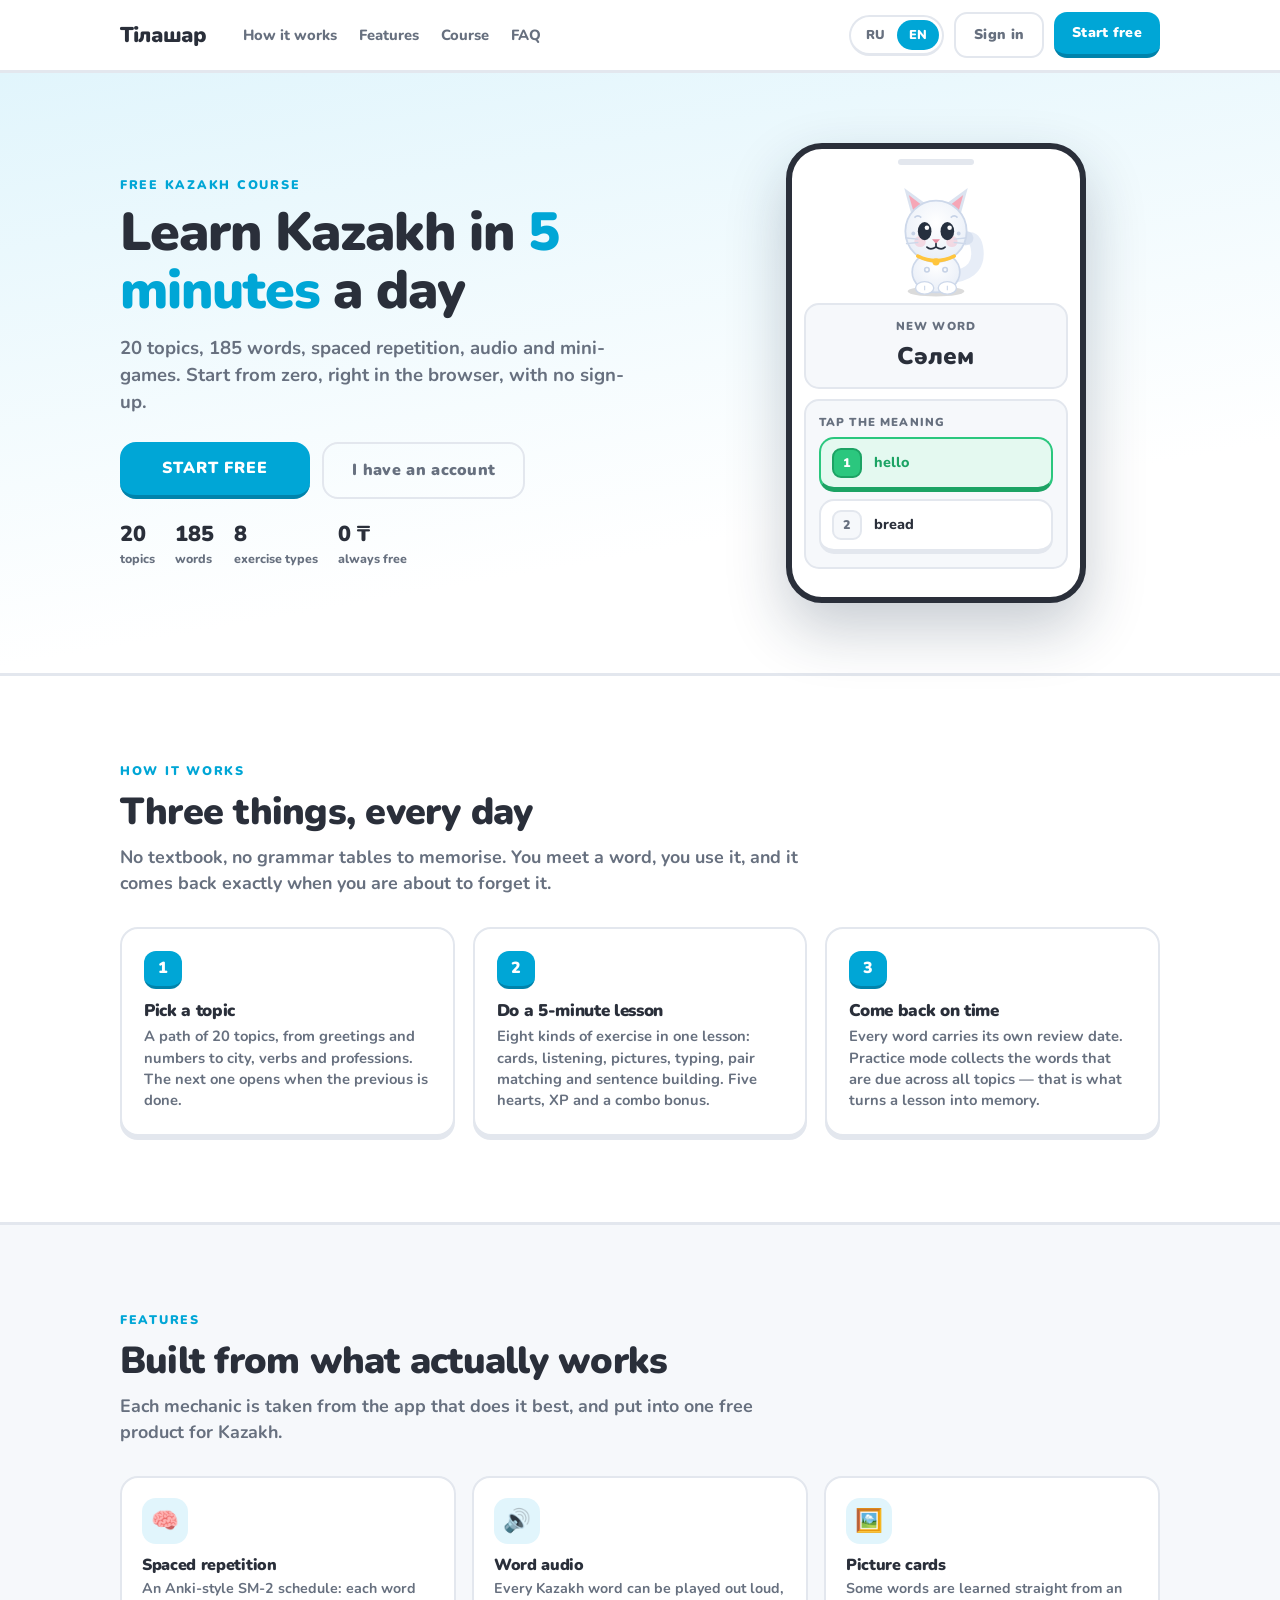
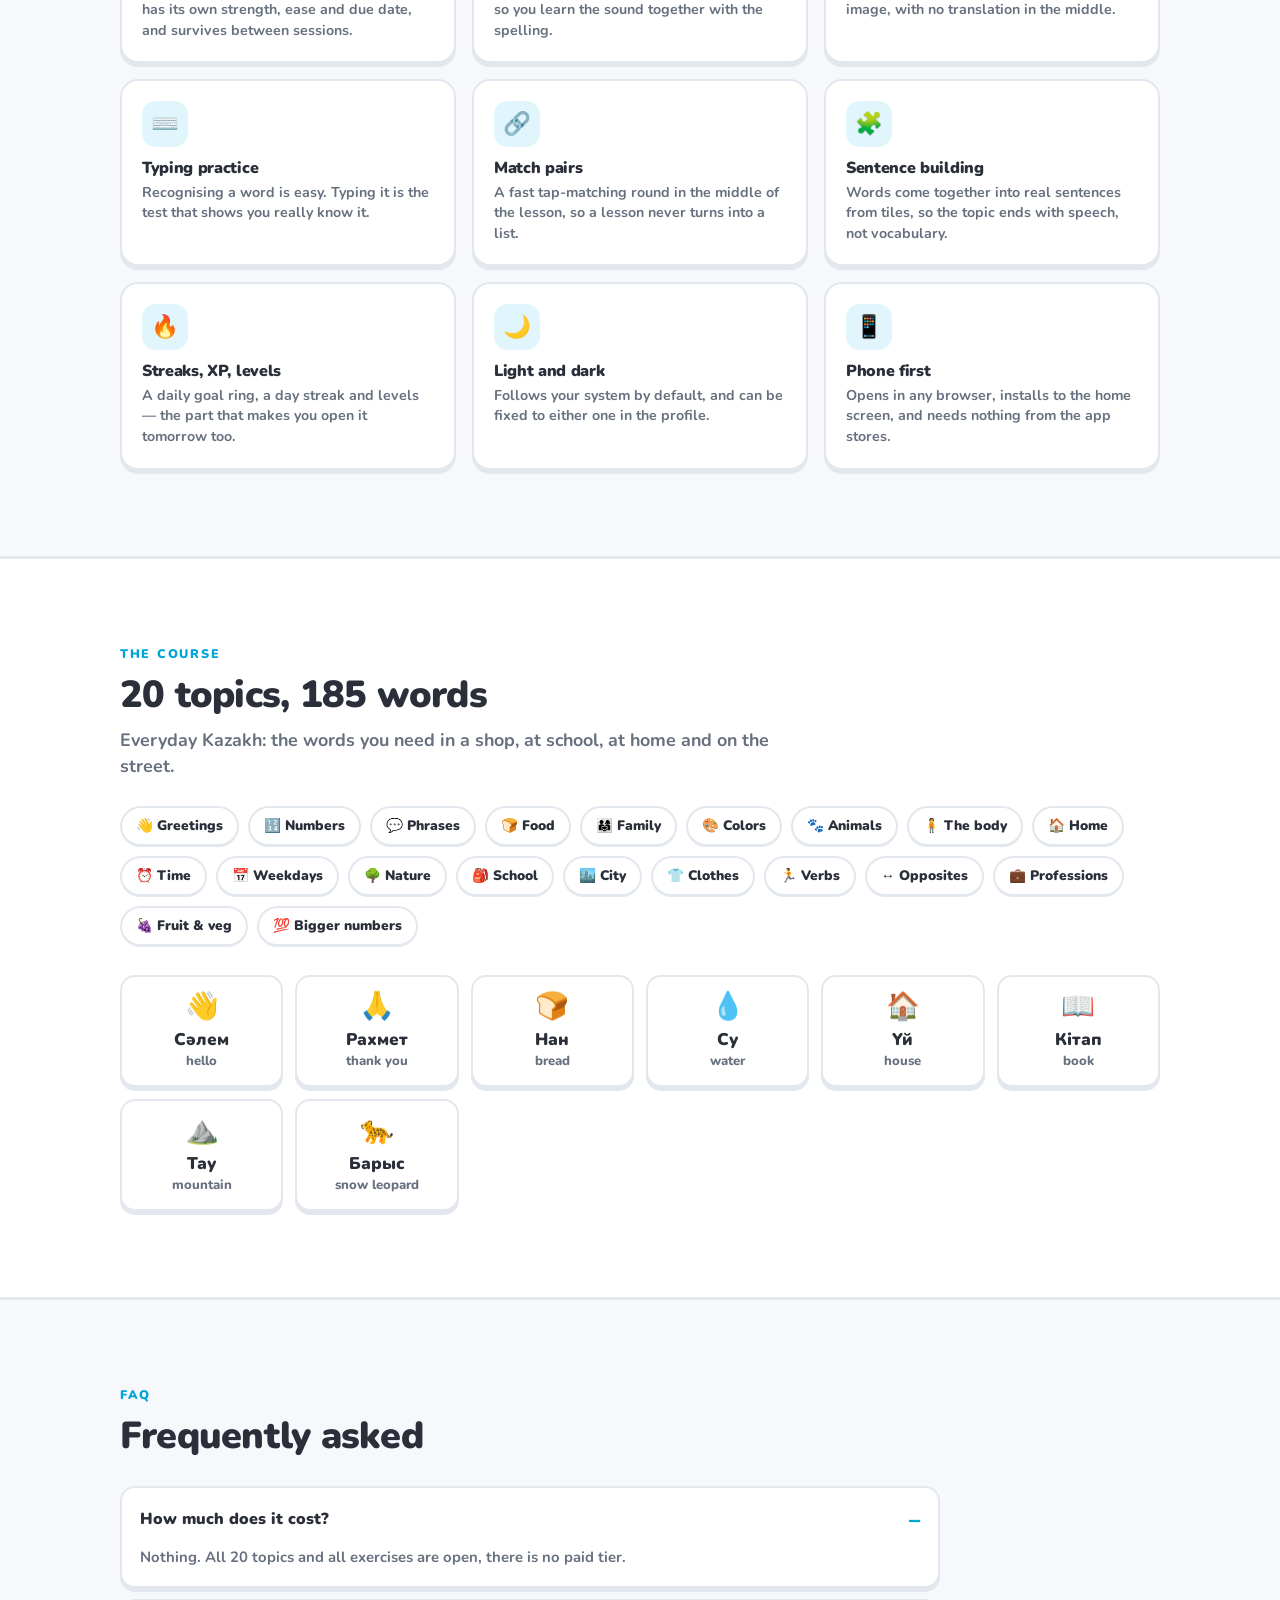
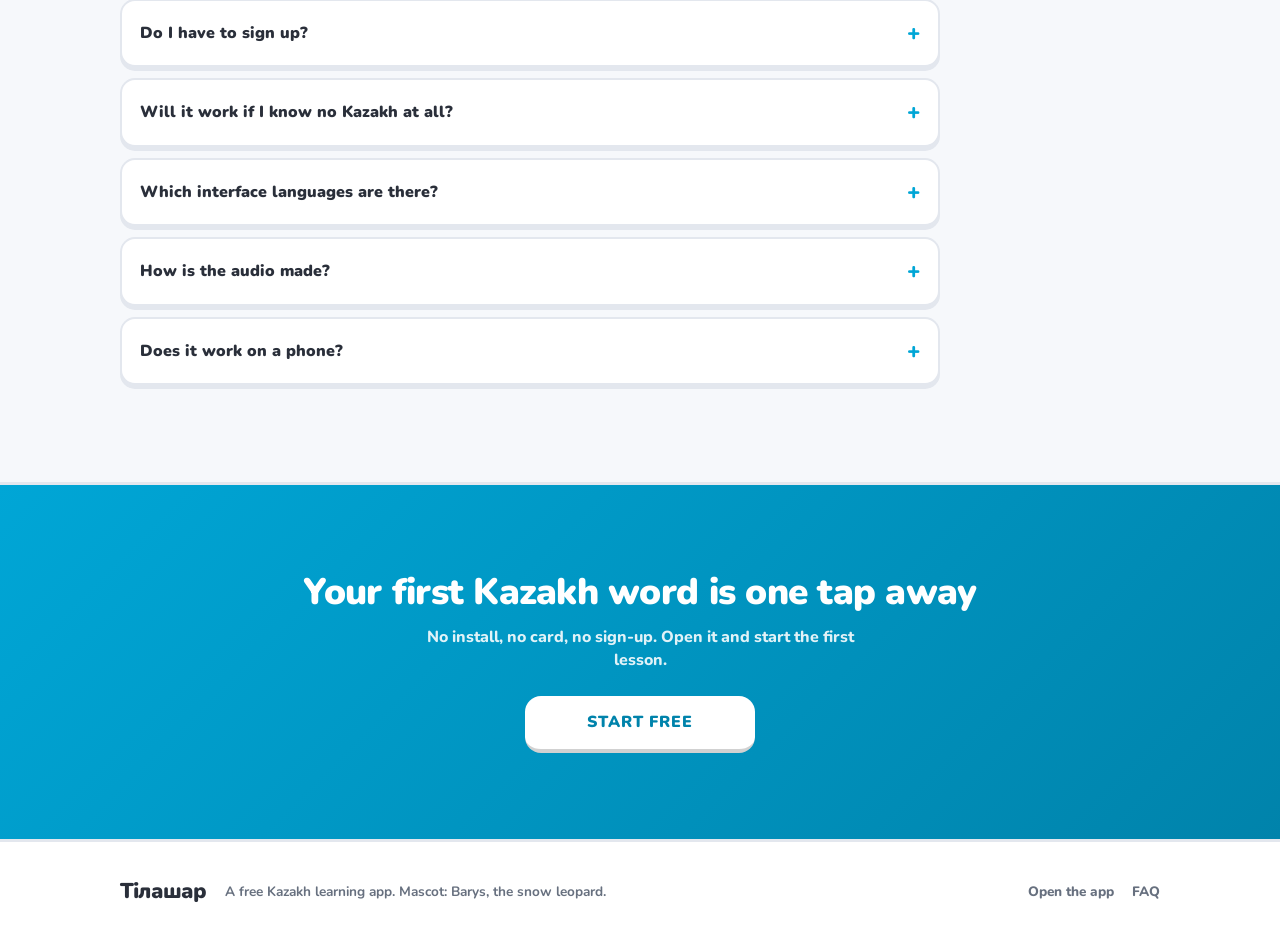
<file: index.html>
<!doctype html>
<html lang="ru">
<head>
<meta charset="utf-8" />
<meta name="viewport" content="width=device-width, initial-scale=1, viewport-fit=cover" />

<title>Тілашар — учить казахский язык онлайн бесплатно</title>
<meta name="description" content="Тілашар — бесплатное приложение для изучения казахского языка: 20 тем, 185 слов, интервальное повторение, озвучка и мини-игры. Уроки по 5 минут, с нуля, без регистрации." />
<link rel="canonical" href="https://tilashar-virid.vercel.app/" />
<meta name="robots" content="index, follow, max-image-preview:large" />
<link rel="alternate" hreflang="ru" href="https://tilashar-virid.vercel.app/" />
<link rel="alternate" hreflang="kk" href="https://tilashar-virid.vercel.app/" />
<link rel="alternate" hreflang="x-default" href="https://tilashar-virid.vercel.app/" />

<!-- ▼▼ GOOGLE SEARCH CONSOLE ▼▼ ------------------------------------------
     Ramazan asked for this. Two steps, and only the first needs a human:
     1) search.google.com/search-console → Add property → URL prefix →
        https://tilashar-virid.vercel.app → "HTML tag" → copy the content value.
     2) Paste it below, uncomment the line, redeploy, press Verify.
        Then submit https://tilashar-virid.vercel.app/sitemap.xml under Sitemaps.
<meta name="google-site-verification" content="PASTE_TOKEN_HERE" />
------------------------------------------------------------------------ -->

<meta property="og:type" content="website" />
<meta property="og:site_name" content="Тілашар" />
<meta property="og:locale" content="ru_RU" />
<meta property="og:title" content="Тілашар — учить казахский язык онлайн бесплатно" />
<meta property="og:description" content="20 тем, 185 слов, интервальное повторение, озвучка и мини-игры. Уроки по 5 минут, с нуля, бесплатно." />
<meta property="og:url" content="https://tilashar-virid.vercel.app/" />
<meta property="og:image" content="https://tilashar-virid.vercel.app/og.png" />
<meta property="og:image:width" content="1200" />
<meta property="og:image:height" content="630" />
<meta name="twitter:card" content="summary_large_image" />
<meta name="twitter:title" content="Тілашар — учить казахский язык онлайн бесплатно" />
<meta name="twitter:description" content="20 тем, 185 слов, интервальное повторение, озвучка и мини-игры. Бесплатно." />
<meta name="twitter:image" content="https://tilashar-virid.vercel.app/og.png" />

<link rel="icon" href="favicon.svg" type="image/svg+xml" />
<link rel="apple-touch-icon" href="favicon.svg" />
<link rel="manifest" href="manifest.webmanifest" />
<meta name="theme-color" content="#00A6D6" />

<link rel="preconnect" href="https://fonts.googleapis.com">
<link rel="preconnect" href="https://fonts.gstatic.com" crossorigin>
<link href="https://fonts.googleapis.com/css2?family=Nunito:wght@400;600;700;800;900&display=swap" rel="stylesheet">
<link rel="stylesheet" href="assets/ui.css">
<link rel="stylesheet" href="assets/landing.css">

<script type="application/ld+json">
{"@context":"https://schema.org","@type":"WebApplication",
 "name":"Тілашар","alternateName":"Tilashar",
 "url":"https://tilashar-virid.vercel.app/",
 "applicationCategory":"EducationalApplication",
 "operatingSystem":"Web browser",
 "inLanguage":["ru","en"],
 "teaches":"Kazakh language",
 "description":"Бесплатное приложение для изучения казахского языка: 20 тем, 185 слов, интервальное повторение, озвучка и мини-игры.",
 "offers":{"@type":"Offer","price":"0","priceCurrency":"KZT"}}
</script>
<script type="application/ld+json">
{"@context":"https://schema.org","@type":"FAQPage","mainEntity":[
 {"@type":"Question","name":"Сколько стоит Тілашар?","acceptedAnswer":{"@type":"Answer","text":"Приложение бесплатное. Все 20 тем и все упражнения открыты, платных разделов нет."}},
 {"@type":"Question","name":"Нужно ли регистрироваться?","acceptedAnswer":{"@type":"Answer","text":"Нет. Можно начать как гость. Аккаунт нужен только чтобы прогресс не потерялся — регистрация занимает меньше минуты."}},
 {"@type":"Question","name":"Подойдёт ли, если я совсем не знаю казахского?","acceptedAnswer":{"@type":"Answer","text":"Да. Курс начинается с приветствий и чисел, каждое новое слово сначала показывается с картинкой и озвучкой, и только потом спрашивается."}},
 {"@type":"Question","name":"На каком языке интерфейс?","acceptedAnswer":{"@type":"Answer","text":"Русский и английский — переключается одной кнопкой. Казахский при этом остаётся языком, который вы учите."}},
 {"@type":"Question","name":"Сколько времени нужно в день?","acceptedAnswer":{"@type":"Answer","text":"Один урок занимает около пяти минут. Цель дня — 40 XP, это один-два урока."}},
 {"@type":"Question","name":"Работает ли на телефоне?","acceptedAnswer":{"@type":"Answer","text":"Да. Сайт сделан под телефон в первую очередь и открывается в любом браузере, ставить ничего не нужно."}}]}
</script>
</head>

<body>

<!-- ══ NAV ═══════════════════════════════════════════════════════ -->
<header class="nav">
  <div class="nav__in">
    <a class="logo" href="/">Тілашар</a>
    <nav class="nav__links">
      <a href="#how" data-en="How it works">Как это работает</a>
      <a href="#features" data-en="Features">Возможности</a>
      <a href="#course" data-en="Course">Курс</a>
      <a href="#faq" data-en="FAQ">Вопросы</a>
    </nav>
    <div class="nav__grow"></div>
    <div class="nav__cta">
      <div class="langtog" id="lt"><button type="button" data-l="ru">RU</button><button type="button" data-l="en">EN</button></div>
      <a class="btn btn--ghost btn--sm" href="app.html" data-en="Sign in">Войти</a>
      <a class="btn btn--sm" href="app.html" data-en="Start free">Начать</a>
    </div>
  </div>
</header>

<!-- ══ HERO ══════════════════════════════════════════════════════ -->
<section class="hero">
  <div class="wrap hero__grid">
    <div>
      <p class="eyebrow" data-en="Free Kazakh course">Бесплатный курс казахского</p>
      <h1 data-en="Learn Kazakh in <em>5 minutes</em> a day">Учи казахский <em>по 5 минут</em> в день</h1>
      <p class="hero__lede" data-en="20 topics, 185 words, spaced repetition, audio and mini-games. Start from zero, right in the browser, with no sign-up.">20 тем, 185 слов, интервальное повторение, озвучка и мини-игры. С нуля, прямо в браузере, без регистрации.</p>
      <div class="hero__cta">
        <a class="btn btn--upper" href="app.html" data-en="Start free">Начать бесплатно</a>
        <a class="btn btn--ghost" href="app.html" data-en="I have an account">У меня есть аккаунт</a>
      </div>
      <div class="hero__trust">
        <div class="trust"><b>20</b><span data-en="topics">тем</span></div>
        <div class="trust"><b>185</b><span data-en="words">слов</span></div>
        <div class="trust"><b>8</b><span data-en="exercise types">типов упражнений</span></div>
        <div class="trust"><b>0 ₸</b><span data-en="always free">всегда бесплатно</span></div>
      </div>
    </div>
    <div class="phone" aria-hidden="true">
      <div class="phone__mascot a-float" id="heroMascot"></div>
      <div class="phone__q"><span data-en="New word">Новое слово</span><b>Сәлем</b></div>
      <div class="phone__q" style="text-align:left"><span data-en="Tap the meaning">Выбери перевод</span>
        <div style="display:flex;flex-direction:column;gap:7px;margin-top:6px">
          <div class="answer is-right" style="min-height:44px;padding:9px 11px;font-size:.9rem">
            <span class="answer__badge">1</span><span class="answer__text" data-en="hello">привет</span></div>
          <div class="answer" style="min-height:44px;padding:9px 11px;font-size:.9rem">
            <span class="answer__badge">2</span><span class="answer__text" data-en="bread">хлеб</span></div>
        </div>
      </div>
    </div>
  </div>
</section>

<!-- ══ HOW ═══════════════════════════════════════════════════════ -->
<section id="how">
  <div class="wrap">
    <p class="eyebrow" data-en="How it works">Как это работает</p>
    <h2 class="h2" data-en="Three things, every day">Три вещи, каждый день</h2>
    <p class="lede" data-en="No textbook, no grammar tables to memorise. You meet a word, you use it, and it comes back exactly when you are about to forget it.">Никакого учебника и таблиц, которые надо зубрить. Слово показывается, сразу используется и возвращается ровно тогда, когда вы почти его забыли.</p>
    <div class="steps">
      <div class="step">
        <div class="step__n">1</div>
        <h3 data-en="Pick a topic">Выбирайте тему</h3>
        <p data-en="A path of 20 topics, from greetings and numbers to city, verbs and professions. The next one opens when the previous is done.">Путь из 20 тем: от приветствий и чисел до города, глаголов и профессий. Следующая открывается, когда закрыта предыдущая.</p>
      </div>
      <div class="step">
        <div class="step__n">2</div>
        <h3 data-en="Do a 5-minute lesson">Проходите урок за 5 минут</h3>
        <p data-en="Eight kinds of exercise in one lesson: cards, listening, pictures, typing, pair matching and sentence building. Five hearts, XP and a combo bonus.">Восемь видов упражнений в одном уроке: карточки, аудирование, картинки, ввод, пары и сборка предложений. Пять жизней, XP и бонус за серию.</p>
      </div>
      <div class="step">
        <div class="step__n">3</div>
        <h3 data-en="Come back on time">Возвращайтесь вовремя</h3>
        <p data-en="Every word carries its own review date. Practice mode collects the words that are due across all topics — that is what turns a lesson into memory.">У каждого слова свой срок повтора. Режим «Повторение» собирает слова со всех тем — именно это превращает урок в память.</p>
      </div>
    </div>
  </div>
</section>

<!-- ══ FEATURES ══════════════════════════════════════════════════ -->
<section id="features" class="alt">
  <div class="wrap">
    <p class="eyebrow" data-en="Features">Возможности</p>
    <h2 class="h2" data-en="Built from what actually works">Собрано из того, что реально работает</h2>
    <p class="lede" data-en="Each mechanic is taken from the app that does it best, and put into one free product for Kazakh.">Каждая механика взята у того приложения, которое делает её лучше всех, и собрана в один бесплатный продукт для казахского языка.</p>
    <div class="feats">
      <div class="feat"><div class="feat__ico">🧠</div><h3 data-en="Spaced repetition">Интервальное повторение</h3>
        <p data-en="An Anki-style SM-2 schedule: each word has its own strength, ease and due date, and survives between sessions.">Расписание SM-2 как в Anki: у каждого слова своя прочность, лёгкость и дата повтора, и она живёт между заходами.</p></div>
      <div class="feat"><div class="feat__ico">🔊</div><h3 data-en="Word audio">Озвучка слов</h3>
        <p data-en="Every Kazakh word can be played out loud, so you learn the sound together with the spelling.">Любое казахское слово можно прослушать, чтобы запоминать звучание вместе с написанием.</p></div>
      <div class="feat"><div class="feat__ico">🖼️</div><h3 data-en="Picture cards">Картинки вместо перевода</h3>
        <p data-en="Some words are learned straight from an image, with no translation in the middle.">Часть слов учится прямо от картинки, без перевода-посредника.</p></div>
      <div class="feat"><div class="feat__ico">⌨️</div><h3 data-en="Typing practice">Ввод с клавиатуры</h3>
        <p data-en="Recognising a word is easy. Typing it is the test that shows you really know it.">Узнать слово легко. Написать его — проверка, которая показывает, что вы правда его знаете.</p></div>
      <div class="feat"><div class="feat__ico">🔗</div><h3 data-en="Match pairs">Игра «Соедини пары»</h3>
        <p data-en="A fast tap-matching round in the middle of the lesson, so a lesson never turns into a list.">Быстрый раунд на сопоставление в середине урока, чтобы урок не превращался в список.</p></div>
      <div class="feat"><div class="feat__ico">🧩</div><h3 data-en="Sentence building">Сборка предложений</h3>
        <p data-en="Words come together into real sentences from tiles, so the topic ends with speech, not vocabulary.">Слова собираются в настоящие предложения из плиток, и тема заканчивается речью, а не словарём.</p></div>
      <div class="feat"><div class="feat__ico">🔥</div><h3 data-en="Streaks, XP, levels">Серии, XP и уровни</h3>
        <p data-en="A daily goal ring, a day streak and levels — the part that makes you open it tomorrow too.">Кольцо цели дня, серия дней и уровни — то, из-за чего приложение открывают и завтра.</p></div>
      <div class="feat"><div class="feat__ico">🌙</div><h3 data-en="Light and dark">Светлая и тёмная тема</h3>
        <p data-en="Follows your system by default, and can be fixed to either one in the profile.">По умолчанию следует системе, в профиле можно закрепить любую.</p></div>
      <div class="feat"><div class="feat__ico">📱</div><h3 data-en="Phone first">Сначала телефон</h3>
        <p data-en="Opens in any browser, installs to the home screen, and needs nothing from the app stores.">Открывается в любом браузере, ставится на домашний экран и не требует магазинов приложений.</p></div>
    </div>
  </div>
</section>

<!-- ══ COURSE ════════════════════════════════════════════════════ -->
<section id="course">
  <div class="wrap">
    <p class="eyebrow" data-en="The course">Курс</p>
    <h2 class="h2" data-en="20 topics, 185 words">20 тем, 185 слов</h2>
    <p class="lede" data-en="Everyday Kazakh: the words you need in a shop, at school, at home and on the street.">Повседневный казахский: слова, которые нужны в магазине, в школе, дома и на улице.</p>
    <div class="topics">
      <span class="topic">👋 <span data-en="Greetings">Приветствия</span></span>
      <span class="topic">🔢 <span data-en="Numbers">Числа</span></span>
      <span class="topic">💬 <span data-en="Phrases">Фразы</span></span>
      <span class="topic">🍞 <span data-en="Food">Еда</span></span>
      <span class="topic">👨‍👩‍👧 <span data-en="Family">Семья</span></span>
      <span class="topic">🎨 <span data-en="Colors">Цвета</span></span>
      <span class="topic">🐾 <span data-en="Animals">Животные</span></span>
      <span class="topic">🧍 <span data-en="The body">Тело</span></span>
      <span class="topic">🏠 <span data-en="Home">Дом</span></span>
      <span class="topic">⏰ <span data-en="Time">Время</span></span>
      <span class="topic">📅 <span data-en="Weekdays">Дни недели</span></span>
      <span class="topic">🌳 <span data-en="Nature">Природа</span></span>
      <span class="topic">🎒 <span data-en="School">Школа</span></span>
      <span class="topic">🏙️ <span data-en="City">Город</span></span>
      <span class="topic">👕 <span data-en="Clothes">Одежда</span></span>
      <span class="topic">🏃 <span data-en="Verbs">Глаголы</span></span>
      <span class="topic">↔️ <span data-en="Opposites">Противоположности</span></span>
      <span class="topic">💼 <span data-en="Professions">Профессии</span></span>
      <span class="topic">🍇 <span data-en="Fruit &amp; veg">Фрукты и овощи</span></span>
      <span class="topic">💯 <span data-en="Bigger numbers">Большие числа</span></span>
    </div>
    <div class="words">
      <div class="word"><div class="word__e">👋</div><div class="word__kk">Сәлем</div><div class="word__ru" data-en="hello">привет</div></div>
      <div class="word"><div class="word__e">🙏</div><div class="word__kk">Рахмет</div><div class="word__ru" data-en="thank you">спасибо</div></div>
      <div class="word"><div class="word__e">🍞</div><div class="word__kk">Нан</div><div class="word__ru" data-en="bread">хлеб</div></div>
      <div class="word"><div class="word__e">💧</div><div class="word__kk">Су</div><div class="word__ru" data-en="water">вода</div></div>
      <div class="word"><div class="word__e">🏠</div><div class="word__kk">Үй</div><div class="word__ru" data-en="house">дом</div></div>
      <div class="word"><div class="word__e">📖</div><div class="word__kk">Кітап</div><div class="word__ru" data-en="book">книга</div></div>
      <div class="word"><div class="word__e">⛰️</div><div class="word__kk">Тау</div><div class="word__ru" data-en="mountain">гора</div></div>
      <div class="word"><div class="word__e">🐆</div><div class="word__kk">Барыс</div><div class="word__ru" data-en="snow leopard">барс</div></div>
    </div>
  </div>
</section>

<!-- ══ FAQ ═══════════════════════════════════════════════════════ -->
<section id="faq" class="alt">
  <div class="wrap">
    <p class="eyebrow" data-en="FAQ">Вопросы</p>
    <h2 class="h2" data-en="Frequently asked">Частые вопросы</h2>
    <div class="faq">
      <details open><summary data-en="How much does it cost?">Сколько стоит?</summary>
        <p data-en="Nothing. All 20 topics and all exercises are open, there is no paid tier.">Ничего. Все 20 тем и все упражнения открыты, платных разделов нет.</p></details>
      <details><summary data-en="Do I have to sign up?">Нужно ли регистрироваться?</summary>
        <p data-en="No — you can start as a guest. An account only exists so your progress and streak are not lost, and it takes under a minute.">Нет, можно начать гостем. Аккаунт нужен только чтобы не потерять прогресс и серию дней, и занимает меньше минуты.</p></details>
      <details><summary data-en="Will it work if I know no Kazakh at all?">Подойдёт, если я совсем не знаю казахского?</summary>
        <p data-en="Yes. The course starts at greetings and numbers, and every new word is first shown with a picture and audio before it is ever asked.">Да. Курс начинается с приветствий и чисел, а каждое новое слово сначала показывается с картинкой и озвучкой и только потом спрашивается.</p></details>
      <details><summary data-en="Which interface languages are there?">На каком языке интерфейс?</summary>
        <p data-en="Russian and English, switched with one button. Kazakh stays the language you are learning.">Русский и английский, переключаются одной кнопкой. Казахский при этом остаётся языком, который вы учите.</p></details>
      <details><summary data-en="How is the audio made?">Откуда берётся озвучка?</summary>
        <p data-en="Right now it uses the browser's own Kazakh speech engine (kk-KZ), which most modern phones have. Recordings by native speakers are the next step.">Сейчас используется встроенный в браузер синтез казахской речи (kk-KZ), он есть на большинстве современных телефонов. Записи носителей — следующий шаг.</p></details>
      <details><summary data-en="Does it work on a phone?">Работает на телефоне?</summary>
        <p data-en="Yes. It is built phone-first, opens in any browser, and can be added to the home screen like an app.">Да. Сделано в первую очередь под телефон, открывается в любом браузере и добавляется на домашний экран как приложение.</p></details>
    </div>
  </div>
</section>

<!-- ══ CTA ═══════════════════════════════════════════════════════ -->
<section class="band2">
  <div class="wrap">
    <h2 data-en="Your first Kazakh word is one tap away">До первого казахского слова — одно нажатие</h2>
    <p data-en="No install, no card, no sign-up. Open it and start the first lesson.">Без установки, без карты, без регистрации. Откройте и начните первый урок.</p>
    <a class="btn btn--upper" href="app.html" data-en="Start free">Начать бесплатно</a>
  </div>
</section>

<!-- ══ FOOTER ════════════════════════════════════════════════════ -->
<footer class="foot2">
  <div class="wrap foot2__in">
    <a class="logo" href="/">Тілашар</a>
    <p data-en="A free Kazakh learning app. Mascot: Barys, the snow leopard.">Бесплатное приложение для изучения казахского языка. Талисман — снежный барс Барыс.</p>
    <nav>
      <a href="app.html" data-en="Open the app">Открыть приложение</a>
      <a href="#faq" data-en="FAQ">Вопросы</a>
    </nav>
  </div>
</footer>

<script src="assets/mascot.js"></script>
<script>
/* language toggle: page ships in Russian (primary market, best for search),
   JS swaps to the English copy stored in data-en. */
(function(){
  const nodes = Array.from(document.querySelectorAll("[data-en]"));
  nodes.forEach(n => n.dataset.ru = n.innerHTML);
  function setLang(l){
    document.documentElement.lang = l;
    nodes.forEach(n => n.innerHTML = l === "en" ? n.dataset.en : n.dataset.ru);
    document.querySelectorAll("#lt button").forEach(b => b.classList.toggle("on", b.dataset.l === l));
    try { localStorage.setItem("tilashar.prefs", JSON.stringify(
      Object.assign(JSON.parse(localStorage.getItem("tilashar.prefs") || "{}"), { lang: l }))); } catch(e){}
  }
  document.querySelectorAll("#lt button").forEach(b => b.onclick = () => setLang(b.dataset.l));
  let saved = null;
  try { saved = (JSON.parse(localStorage.getItem("tilashar.prefs") || "{}")).lang; } catch(e){}
  setLang(saved || (/^(ru|kk|ky|uz|be|uk)/i.test(navigator.language || "") ? "ru" : "en"));
  document.getElementById("heroMascot").innerHTML = MASCOT_CSS + MASCOT_SVG();
})();
</script>
<script>
/* Offline + installable. Registered late so it never delays first paint. */
if ("serviceWorker" in navigator) {
  addEventListener("load", () => navigator.serviceWorker.register("sw.js").catch(() => {}));
}
</script>
</body>
</html>
</file>
<file: assets/ui.css>
/* =====================================================================
   Tілашар — design system
   Structure ported from the Bayan Sulu Kids app (Duolingo-grade game UI):
   Nunito 700–900, 3D press buttons, hard-offset shadows, chunky cards,
   badge answers. Colours are Tілашар's own: Kazakh sky-blue + gold.
   ===================================================================== */

:root{
  /* brand */
  --brand:#00A6D6;  --brand-dk:#0083AB;  --brand-lt:#E1F5FC;  --brand-xl:#B9E7F7;
  /* semantic */
  --green:#2BC77E;  --green-dk:#1CA364;  --green-lt:#E4F9F0;
  --red:#FF5A5F;    --red-dk:#DB3F45;    --red-lt:#FFECED;
  --gold:#FFC53D;   --gold-dk:#DFA11C;   --gold-lt:#FFF4D8;
  --violet:#7C6BF2; --violet-dk:#6152D6; --violet-lt:#EDEBFE;
  --flame:#FF7A1A;  --flame-dk:#D95F09;

  /* neutrals */
  --ink:#2A2F3A;    --slate:#67707F;  --mist:#A6AEBC;
  --cloud:#E3E7EE;  --fog:#F6F8FB;    --panel:#FFFFFF;  --page:#EDF1F6;

  --lock:#C3CAD6;
  --shadow-soft:0 10px 30px rgba(22,40,66,.10);
  --shadow-hard:0 4px 0 var(--cloud);
  --radius:18px;
  --frame:480px;
}

:root[data-theme="dark"]{
  --brand-lt:#0C3543;  --brand-xl:#12495C;
  --green-lt:#10382A;  --red-lt:#40221F;  --gold-lt:#3D2F10;  --violet-lt:#251F47;
  --ink:#F1F5FA;  --slate:#A3AEBE;  --mist:#737E8F;
  --cloud:#2D3543; --fog:#1B212B;   --panel:#232B36;  --page:#141A22;
  --lock:#49525F;
  --shadow-soft:0 14px 34px rgba(0,0,0,.45);
  --shadow-hard:0 4px 0 rgba(0,0,0,.35);
}
@media (prefers-color-scheme:dark){
  :root:not([data-theme="light"]){
    --brand-lt:#0C3543;  --brand-xl:#12495C;
    --green-lt:#10382A;  --red-lt:#40221F;  --gold-lt:#3D2F10;  --violet-lt:#251F47;
    --ink:#F1F5FA;  --slate:#A3AEBE;  --mist:#737E8F;
    --cloud:#2D3543; --fog:#1B212B;   --panel:#232B36;  --page:#141A22;
    --lock:#49525F;
    --shadow-soft:0 14px 34px rgba(0,0,0,.45);
    --shadow-hard:0 4px 0 rgba(0,0,0,.35);
  }
}

*{box-sizing:border-box;-webkit-tap-highlight-color:transparent}
html{-webkit-text-size-adjust:100%}
body{
  margin:0; background:var(--page); color:var(--ink);
  font-family:Nunito,-apple-system,BlinkMacSystemFont,"Segoe UI",Roboto,sans-serif;
  font-weight:700; -webkit-font-smoothing:antialiased; line-height:1.45;
}
img{max-width:100%}
button{font-family:inherit;cursor:pointer;border:none;background:none;color:inherit}
a{color:var(--brand);text-decoration:none}
h1,h2,h3,h4{margin:0;font-weight:900;letter-spacing:-.02em;line-height:1.15}
p{margin:0}
.hidden{display:none!important}
[hidden]{display:none!important}
.sr-only{position:absolute;width:1px;height:1px;padding:0;margin:-1px;overflow:hidden;clip:rect(0,0,0,0);white-space:nowrap;border:0}

/* ── BUTTONS — 3D press (Bayan Sulu / Duolingo) ─────────────────── */
.btn{
  display:inline-flex;align-items:center;justify-content:center;gap:9px;
  border-radius:16px;font-weight:900;font-size:1rem;letter-spacing:.02em;
  padding:15px 28px;width:100%;text-align:center;color:#fff;
  background:var(--brand); border-bottom:4px solid var(--brand-dk);
  transition:transform .08s, border-bottom-width .08s, filter .15s;
}
.btn:hover{filter:brightness(1.04)}
.btn:active:not(:disabled){transform:translateY(4px);border-bottom-width:0}
.btn:disabled{background:var(--cloud);border-bottom-color:var(--cloud);color:var(--mist);cursor:default}
.btn--green{background:var(--green);border-bottom-color:var(--green-dk)}
.btn--gold{background:var(--gold);border-bottom-color:var(--gold-dk);color:#5C4200}
.btn--red{background:var(--red);border-bottom-color:var(--red-dk)}
.btn--violet{background:var(--violet);border-bottom-color:var(--violet-dk)}
.btn--ghost{
  background:transparent;color:var(--slate);
  border:2.5px solid var(--cloud);border-bottom-width:2.5px;
}
.btn--ghost:hover{background:var(--fog);filter:none}
.btn--ghost:active:not(:disabled){transform:translateY(2px);border-bottom-width:2.5px}
.btn--sm{padding:11px 18px;font-size:.88rem;border-radius:13px;width:auto}
.btn--wide{width:100%}
.btn--upper{text-transform:uppercase;letter-spacing:.06em}

/* ── CARDS ──────────────────────────────────────────────────────── */
.card{background:var(--panel);border:2px solid var(--cloud);border-radius:var(--radius);padding:20px}
.card--raised{box-shadow:var(--shadow-hard)}
.card--soft{border:none;box-shadow:var(--shadow-soft)}

/* ── ANSWER BUTTONS ─────────────────────────────────────────────── */
.answer{
  display:flex;align-items:center;gap:12px;width:100%;text-align:left;
  background:var(--panel);color:var(--ink);
  border:2.5px solid var(--cloud);border-bottom:5px solid var(--cloud);
  border-radius:15px;padding:15px 16px;min-height:60px;
  font-weight:800;font-size:1rem;
  transition:transform .08s,border-bottom-width .08s,background .12s;
}
.answer:active:not(:disabled){transform:translateY(3px);border-bottom-width:2px}
.answer:disabled{cursor:default}
.answer.is-picked{border-color:var(--brand);border-bottom-color:var(--brand-dk);background:var(--brand-lt)}
.answer.is-right{background:var(--green-lt);border-color:var(--green);border-bottom-color:var(--green-dk);color:var(--green-dk)}
.answer.is-wrong{background:var(--red-lt);border-color:var(--red);border-bottom-color:var(--red-dk);color:var(--red-dk)}
.answer.is-dim{opacity:.35}
.answer__badge{
  width:30px;height:30px;border-radius:9px;flex-shrink:0;
  display:flex;align-items:center;justify-content:center;
  font-weight:900;font-size:.78rem;
  background:var(--fog);color:var(--slate);border:2px solid var(--cloud);
}
.answer.is-picked .answer__badge{background:var(--brand);color:#fff;border-color:var(--brand-dk)}
.answer.is-right  .answer__badge{background:var(--green);color:#fff;border-color:var(--green-dk)}
.answer.is-wrong  .answer__badge{background:var(--red);color:#fff;border-color:var(--red-dk)}
.answer__text{flex:1}

/* ── PROGRESS BAR ───────────────────────────────────────────────── */
.track{background:var(--cloud);border-radius:99px;height:14px;overflow:hidden;position:relative}
.track__fill{
  height:100%;background:var(--green);border-radius:99px;position:relative;
  transition:width .5s cubic-bezier(.34,1.56,.64,1);
}
.track__fill::after{
  content:'';position:absolute;top:3px;left:6px;right:6px;height:4px;
  background:rgba(255,255,255,.45);border-radius:99px;
}

/* ── CHIPS / BADGES ─────────────────────────────────────────────── */
.chip{
  display:inline-flex;align-items:center;gap:6px;
  background:var(--panel);border:2px solid var(--cloud);border-bottom-width:3px;
  border-radius:99px;padding:6px 13px;font-weight:900;font-size:.92rem;
}
.chip--flame{color:var(--flame)}
.chip--gem{color:var(--brand)}
.chip--gold{background:var(--gold);border-color:var(--gold-dk);color:#5C4200}
.pill{
  display:inline-flex;align-items:center;gap:6px;border-radius:99px;
  padding:5px 12px;font-size:.76rem;font-weight:900;letter-spacing:.04em;text-transform:uppercase;
}
.pill--brand{background:var(--brand-lt);color:var(--brand-dk)}
.pill--green{background:var(--green-lt);color:var(--green-dk)}
.pill--gold{background:var(--gold-lt);color:var(--gold-dk)}

/* ── FORM FIELDS ────────────────────────────────────────────────── */
.field{display:block;margin-bottom:14px}
.field__label{display:block;font-size:.78rem;font-weight:900;letter-spacing:.06em;
  text-transform:uppercase;color:var(--slate);margin-bottom:6px}
.field__input{
  width:100%;font-family:inherit;font-size:1rem;font-weight:700;color:var(--ink);
  background:var(--panel);border:2.5px solid var(--cloud);border-radius:14px;
  padding:14px 15px;outline:none;transition:border-color .15s;
}
.field__input::placeholder{color:var(--mist);font-weight:700}
.field__input:focus{border-color:var(--brand)}
.field.is-bad .field__input{border-color:var(--red)}
.field__error{display:none;margin-top:6px;font-size:.82rem;font-weight:800;color:var(--red-dk)}
.field.is-bad .field__error{display:block}

/* ── ICON BUTTON ────────────────────────────────────────────────── */
.iconbtn{
  width:40px;height:40px;border-radius:13px;flex-shrink:0;
  display:flex;align-items:center;justify-content:center;font-size:1rem;
  background:var(--panel);border:2px solid var(--cloud);border-bottom-width:3px;
  transition:transform .08s;
}
.iconbtn:active{transform:translateY(2px);border-bottom-width:2px}

/* ── LANGUAGE TOGGLE ────────────────────────────────────────────── */
.langtog{display:inline-flex;background:var(--panel);border:2px solid var(--cloud);
  border-bottom-width:3px;border-radius:99px;padding:3px}
.langtog button{padding:6px 12px;border-radius:99px;font-weight:900;font-size:.8rem;color:var(--slate)}
.langtog button.on{background:var(--brand);color:#fff}

/* ── ANIMATIONS ─────────────────────────────────────────────────── */
.a-pop{animation:popIn .35s cubic-bezier(.34,1.56,.64,1)}
@keyframes popIn{from{transform:scale(.6);opacity:0}to{transform:scale(1);opacity:1}}
.a-up{animation:fadeUp .3s ease-out both}
@keyframes fadeUp{from{transform:translateY(16px);opacity:0}to{transform:translateY(0);opacity:1}}
.a-shake{animation:shake .45s cubic-bezier(.36,.07,.19,.97)}
@keyframes shake{10%,90%{transform:translateX(-3px)}20%,80%{transform:translateX(4px)}
  30%,50%,70%{transform:translateX(-5px)}40%,60%{transform:translateX(5px)}}
.a-float{animation:float 3.4s ease-in-out infinite}
@keyframes float{0%,100%{transform:translateY(0)}50%{transform:translateY(-9px)}}
.a-bob{animation:bob 1.6s ease-in-out infinite}
@keyframes bob{0%,100%{transform:translateY(0)}50%{transform:translateY(-5px)}}
.a-pulse{animation:pulseSoft 2.5s ease-in-out infinite}
@keyframes pulseSoft{0%,100%{box-shadow:0 0 0 0 rgba(0,166,214,.35)}50%{box-shadow:0 0 0 12px rgba(0,166,214,0)}}

@media (prefers-reduced-motion:reduce){
  *,*::before,*::after{animation-duration:.001ms!important;animation-iteration-count:1!important;
    transition-duration:.001ms!important}
}
</file>
<file: assets/landing.css>
/* Tілашар — landing page. Design system lives in ui.css. */

body{background:var(--panel)}
.wrap{max-width:1080px;margin:0 auto;padding-inline:20px}
section{padding-block:clamp(52px,8vw,86px);scroll-margin-top:78px}
.eyebrow{font-size:.78rem;font-weight:900;letter-spacing:.14em;text-transform:uppercase;color:var(--brand);margin-bottom:10px}
.h2{font-size:clamp(1.6rem,4vw,2.35rem);margin-bottom:12px}
.lede{font-size:clamp(1rem,2vw,1.12rem);font-weight:700;color:var(--slate);max-width:62ch}

/* ── NAV ────────────────────────────────────────────────────────── */
.nav{position:sticky;top:0;z-index:40;background:var(--panel);border-bottom:3px solid var(--cloud)}
.nav__in{max-width:1080px;margin:0 auto;padding:12px 20px;display:flex;align-items:center;gap:14px}
.logo{display:inline-flex;align-items:center;font-weight:900;font-size:1.34rem;
  letter-spacing:-.035em;color:var(--ink)}
.logo:hover{color:var(--brand)}
.nav__links{display:flex;gap:22px;margin-left:22px}
.nav__links a{font-weight:800;font-size:.92rem;color:var(--slate)}
.nav__links a:hover{color:var(--brand)}
.nav__grow{flex:1}
.nav__cta{display:flex;align-items:center;gap:10px}
@media (max-width:760px){ .nav__links{display:none} .nav__cta .btn--ghost{display:none} }

/* ── HERO ───────────────────────────────────────────────────────── */
.hero{
  background:linear-gradient(170deg,var(--brand-lt) 0%,var(--panel) 72%);
  border-bottom:3px solid var(--cloud);padding-block:clamp(40px,6vw,70px);
}
.hero__grid{display:grid;grid-template-columns:1.1fr .9fr;gap:44px;align-items:center}
.hero h1{font-size:clamp(2.05rem,5.4vw,3.35rem);line-height:1.08}
.hero h1 em{font-style:normal;color:var(--brand)}
.hero__lede{margin-top:16px;font-size:clamp(1rem,2vw,1.16rem);font-weight:700;color:var(--slate);max-width:48ch}
.hero__cta{display:flex;gap:12px;margin-top:26px;flex-wrap:wrap}
.hero__cta .btn{width:auto;min-width:190px}
.hero__trust{display:flex;gap:20px;flex-wrap:wrap;margin-top:24px}
.trust b{display:block;font-size:1.35rem;font-weight:900;color:var(--ink);line-height:1.1}
.trust span{font-size:.78rem;font-weight:800;color:var(--slate)}

/* phone mock */
.phone{
  width:min(300px,86vw);margin-inline:auto;background:var(--panel);
  border:6px solid var(--ink);border-radius:36px;padding:14px 12px 18px;
  box-shadow:0 26px 60px rgba(22,40,66,.24);position:relative;
}
.phone::before{content:"";position:absolute;top:10px;left:50%;transform:translateX(-50%);
  width:76px;height:6px;border-radius:99px;background:var(--cloud)}
.phone__mascot{width:118px;height:118px;margin:16px auto 6px}
.phone__q{background:var(--fog);border:2px solid var(--cloud);border-radius:15px;padding:13px;margin-bottom:10px;text-align:center}
.phone__q b{font-size:1.5rem;font-weight:900}
.phone__q>span{display:block;font-size:.72rem;font-weight:900;letter-spacing:.1em;
  text-transform:uppercase;color:var(--slate);margin-bottom:4px}
@media (max-width:860px){
  .hero__grid{grid-template-columns:1fr;gap:34px}
  .hero__cta .btn{width:100%;min-width:0}
}

/* ── STEPS ──────────────────────────────────────────────────────── */
.steps{display:grid;grid-template-columns:repeat(3,1fr);gap:18px;margin-top:30px;counter-reset:s}
.step{background:var(--panel);border:2px solid var(--cloud);box-shadow:var(--shadow-hard);
  border-radius:var(--radius);padding:22px;position:relative}
.step__n{width:38px;height:38px;border-radius:12px;display:flex;align-items:center;justify-content:center;
  background:var(--brand);color:#fff;border-bottom:3px solid var(--brand-dk);font-weight:900;margin-bottom:12px}
.step h3{font-size:1.06rem;margin-bottom:6px}
.step p{font-size:.92rem;font-weight:700;color:var(--slate)}

/* ── FEATURES ───────────────────────────────────────────────────── */
.alt{background:var(--fog);border-block:3px solid var(--cloud)}
.feats{display:grid;grid-template-columns:repeat(3,1fr);gap:16px;margin-top:30px}
.feat{background:var(--panel);border:2px solid var(--cloud);box-shadow:var(--shadow-hard);
  border-radius:var(--radius);padding:20px}
.feat__ico{width:46px;height:46px;border-radius:14px;display:flex;align-items:center;justify-content:center;
  font-size:1.4rem;background:var(--brand-lt);margin-bottom:12px}
.feat h3{font-size:1rem;margin-bottom:5px}
.feat p{font-size:.89rem;font-weight:700;color:var(--slate)}
@media (max-width:820px){ .steps,.feats{grid-template-columns:1fr} }

/* ── WORD PREVIEW ───────────────────────────────────────────────── */
.words{display:grid;grid-template-columns:repeat(auto-fill,minmax(150px,1fr));gap:12px;margin-top:28px}
.word{background:var(--panel);border:2px solid var(--cloud);box-shadow:var(--shadow-hard);
  border-radius:15px;padding:14px;text-align:center}
.word__e{font-size:1.7rem;line-height:1.2}
.word__kk{font-size:1.06rem;font-weight:900;margin-top:4px}
.word__ru{font-size:.82rem;font-weight:800;color:var(--slate)}
.topics{display:flex;flex-wrap:wrap;gap:9px;margin-top:26px}
.topic{background:var(--panel);border:2px solid var(--cloud);border-bottom-width:3px;border-radius:99px;
  padding:8px 14px;font-weight:900;font-size:.86rem}

/* ── FAQ ────────────────────────────────────────────────────────── */
.faq{margin-top:28px;max-width:820px}
.faq details{background:var(--panel);border:2px solid var(--cloud);box-shadow:var(--shadow-hard);
  border-radius:15px;padding:16px 18px;margin-bottom:11px}
.faq summary{font-weight:900;font-size:1rem;cursor:pointer;list-style:none;
  display:flex;justify-content:space-between;align-items:center;gap:14px}
.faq summary::-webkit-details-marker{display:none}
.faq summary::after{content:"+";font-size:1.4rem;font-weight:900;color:var(--brand);flex-shrink:0}
.faq details[open] summary::after{content:"–"}
.faq p{margin-top:10px;font-size:.93rem;font-weight:700;color:var(--slate);line-height:1.6}

/* ── CTA BAND ───────────────────────────────────────────────────── */
.band2{background:linear-gradient(135deg,var(--brand),var(--brand-dk));text-align:center;color:#fff}
.band2 h2{font-size:clamp(1.6rem,4vw,2.3rem);color:#fff}
.band2 p{margin:12px auto 24px;font-weight:800;color:rgba(255,255,255,.88);max-width:46ch}
.band2 .btn{width:auto;min-width:230px;background:#fff;color:var(--brand-dk);border-bottom-color:rgba(0,0,0,.18)}

/* ── FOOTER ─────────────────────────────────────────────────────── */
.foot2{background:var(--panel);border-top:3px solid var(--cloud);padding-block:34px}
.foot2__in{display:flex;flex-wrap:wrap;gap:18px;align-items:center}
.foot2 p{font-size:.85rem;font-weight:700;color:var(--slate)}
.foot2 nav{display:flex;gap:18px;margin-left:auto;flex-wrap:wrap}
.foot2 nav a{font-size:.85rem;font-weight:800;color:var(--slate)}
</file>
